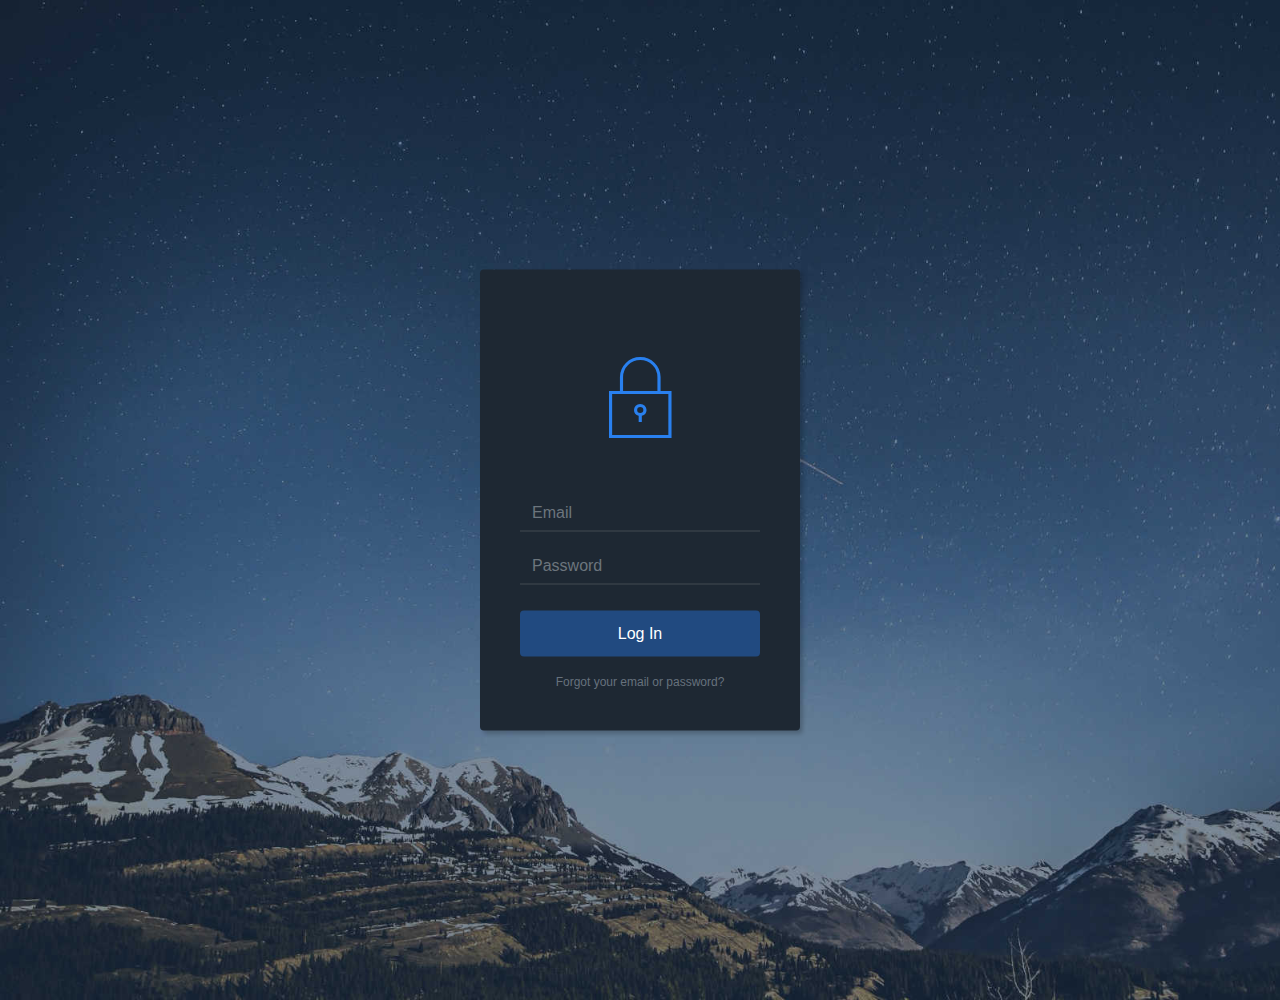
<file: login.html>
<!DOCTYPE html>
<html>

<head>
    <meta charset="utf-8">
    <meta name="viewport" content="width=device-width, initial-scale=1.0">
    <title>LoginForm</title>
    <link rel="stylesheet" href="css/bootstrap.min.css">
    <link rel="stylesheet" href="fonts/ionicons.min.css">
    <link rel="stylesheet" href="css/Login-Form-Dark.css">
    <link rel="stylesheet" href="css/styles.css">
</head>
<body>
<div class="login-dark" >
    <form method="post">
        <h2 class="sr-only">Login Form</h2>
        <div class="illustration"><i class="icon ion-ios-locked-outline"></i></div>
        <div class="form-group"><input class="form-control" type="email" name="email" placeholder="Email" /></div>
        <div class="form-group"><input class="form-control" type="password" name="password" placeholder="Password" /></div>
        <div class="form-group"><button class="btn btn-primary btn-block" type="submit">Log In</button></div><a href="registration.html" class="forgot">Forgot your email or password?</a></form>
</div>
<script src="https://ajax.aspnetcdn.com/ajax/jQuery/jquery-3.3.1.min.js"></script>
    <script src="js/bootstrap.min.js"></script>
</body>

</html>
</file>
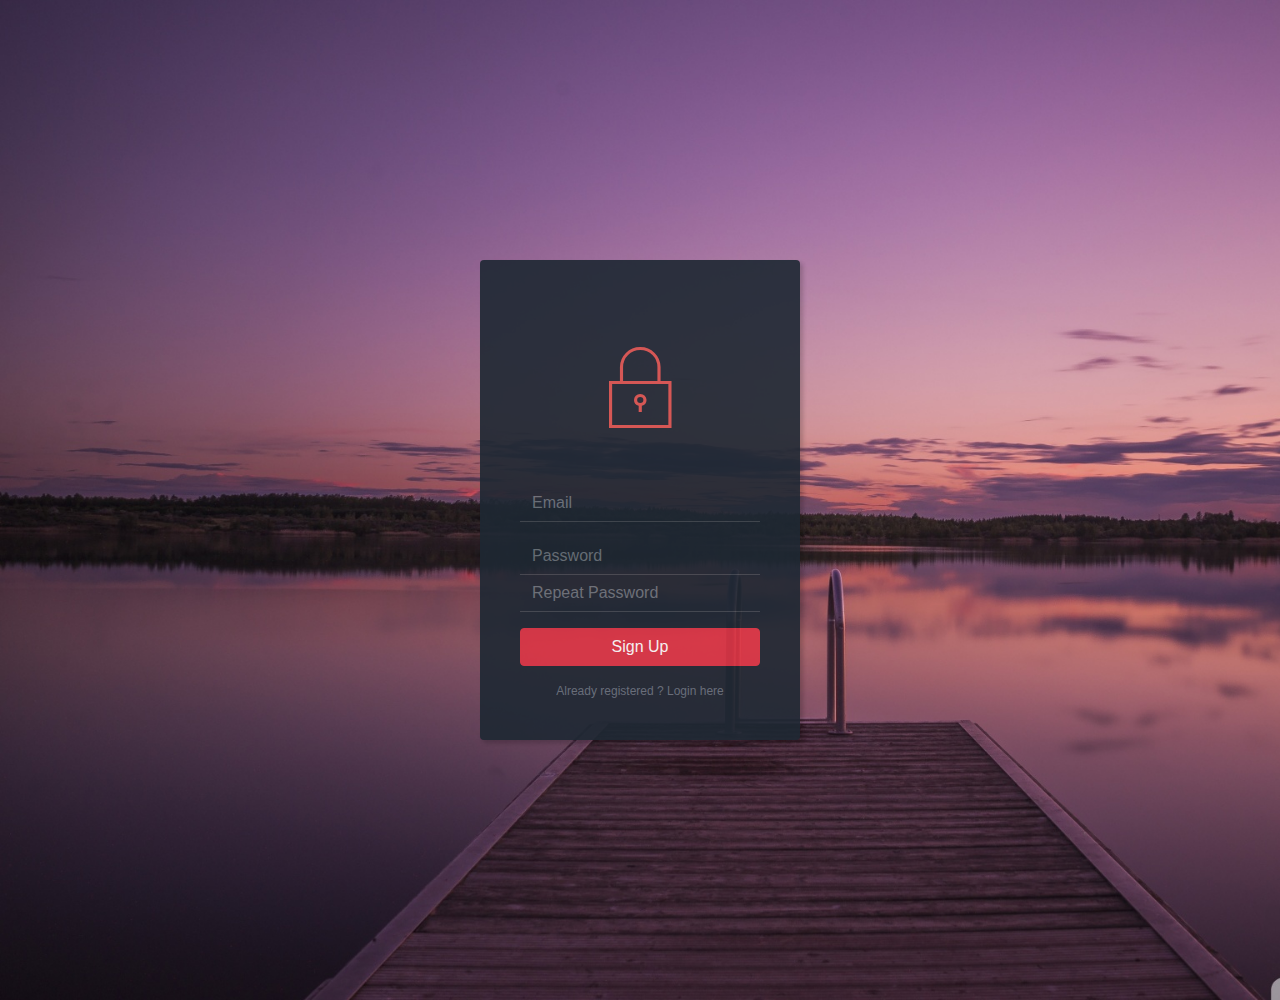
<file: registration.html>
<!DOCTYPE html>
<html>

<head>
    <meta charset="utf-8">
    <meta name="viewport" content="width=device-width, initial-scale=1.0">
    <title>RegForm</title>
    <link rel="stylesheet" href="css/bootstrap.min.css">
    <link rel="stylesheet" href="fonts/ionicons.min.css">
    <link rel="stylesheet" href="css/Registration-Form-Dark.css">
    <link rel="stylesheet" href="css/styles.css">
</head>

<body>
    <div class="registration-dark"><form method="post">
    <h2 class="sr-only">Login Form</h2>
    <div class="illustration"><i class="icon ion-ios-locked-outline"></i></div>
    <div class="form-group"><input type="email" name="email" placeholder="Email" class="form-control" /></div>
    <div class="form-group"><input type="password" name="password" placeholder="Password" class="form-control" /><input type="password" name="password" placeholder="Repeat Password" class="form-control" /></div>
    <div class="form-group"><button class="btn btn-danger btn-block" type="submit">Sign Up</button></div><a href="login.html" class="forgot">Already registered ? Login here</a></form></div>
    <script src="https://ajax.aspnetcdn.com/ajax/jQuery/jquery-3.3.1.min.js"></script>
    <script src="js/bootstrap.min.js"></script>
</body>

</html>
</file>
<file: css/Login-Form-Dark.css>
.login-dark {
  height:1000px;
  background-image:url(../img/star-sky.jpg);
  background-size:cover;
  position:relative;
}

.login-dark form {
  max-width:320px;
  width:90%;
  background-color:#1e2833;
  padding:40px;
  border-radius:4px;
  transform:translate(-50%, -50%);
  position:absolute;
  top:50%;
  left:50%;
  color:#fff;
  box-shadow:3px 3px 4px rgba(0,0,0,0.2);
}

.login-dark .illustration {
  text-align:center;
  padding:15px 0 20px;
  font-size:100px;
  color:#2980ef;
}

.login-dark form .form-control {
  background:none;
  border:none;
  border-bottom:1px solid #434a52;
  border-radius:0;
  box-shadow:none;
  outline:none;
  color:inherit;
}

.login-dark form .btn-primary {
  background:#214a80;
  border:none;
  border-radius:4px;
  padding:11px;
  box-shadow:none;
  margin-top:26px;
  text-shadow:none;
  outline:none;
}

.login-dark form .btn-primary:hover, .login-dark form .btn-primary:active {
  background:#214a80;
  outline:none;
}

.login-dark form .forgot {
  display:block;
  text-align:center;
  font-size:12px;
  color:#6f7a85;
  opacity:0.9;
  text-decoration:none;
}

.login-dark form .forgot:hover, .login-dark form .forgot:active {
  opacity:1;
  text-decoration:none;
}

.login-dark form .btn-primary:active {
  transform:translateY(1px);
}
</file>
<file: css/styles.css>
#chart {
    height: 700px;
}
</file>
<file: css/Registration-Form-Dark.css>
.registration-dark {
  height:1000px;
  background:#475d62 url(../img/purple_sunset-wallpaper-1920x1200.jpg);
  background-size:cover;
  position:relative;
}

.registration-dark form {
  max-width:320px;
  width:90%;
  background-color:#1e2833;
  padding:40px;
  border-radius:4px;
  transform:translate(-50%, -50%);
  position:absolute;
  top:50%;
  left:50%;
  color:#fff;
  box-shadow:3px 3px 4px rgba(0,0,0,0.2);
}

.registration-dark .illustration {
  text-align:center;
  padding:15px 0 20px;
  font-size:100px;
  color:#d9534f;
}

.registration-dark form .form-control {
  background:none;
  border:none;
  border-bottom:1px solid #434a52;
  border-radius:0;
  box-shadow:none;
  outline:none;
  color:inherit;
}

.registration-dark form .btn-primary {
  background:#214a80;
  border:none;
  border-radius:4px;
  padding:11px;
  box-shadow:none;
  margin-top:26px;
  text-shadow:none;
  outline:none;
}

.registration-dark form .btn-primary:hover, .registration-dark form .btn-primary:active {
  background:#214a80;
  outline:none;
}

.registration-dark form .forgot {
  display:block;
  text-align:center;
  font-size:12px;
  color:#6f7a85;
  opacity:0.9;
  text-decoration:none;
}

.registration-dark form .forgot:hover, .registration-dark form .forgot:active {
  opacity:1;
  text-decoration:none;
}

.registration-dark form .btn-primary:active {
  transform:translateY(1px);
}

.registration-dark form {
  opacity:0.9;
}
</file>
